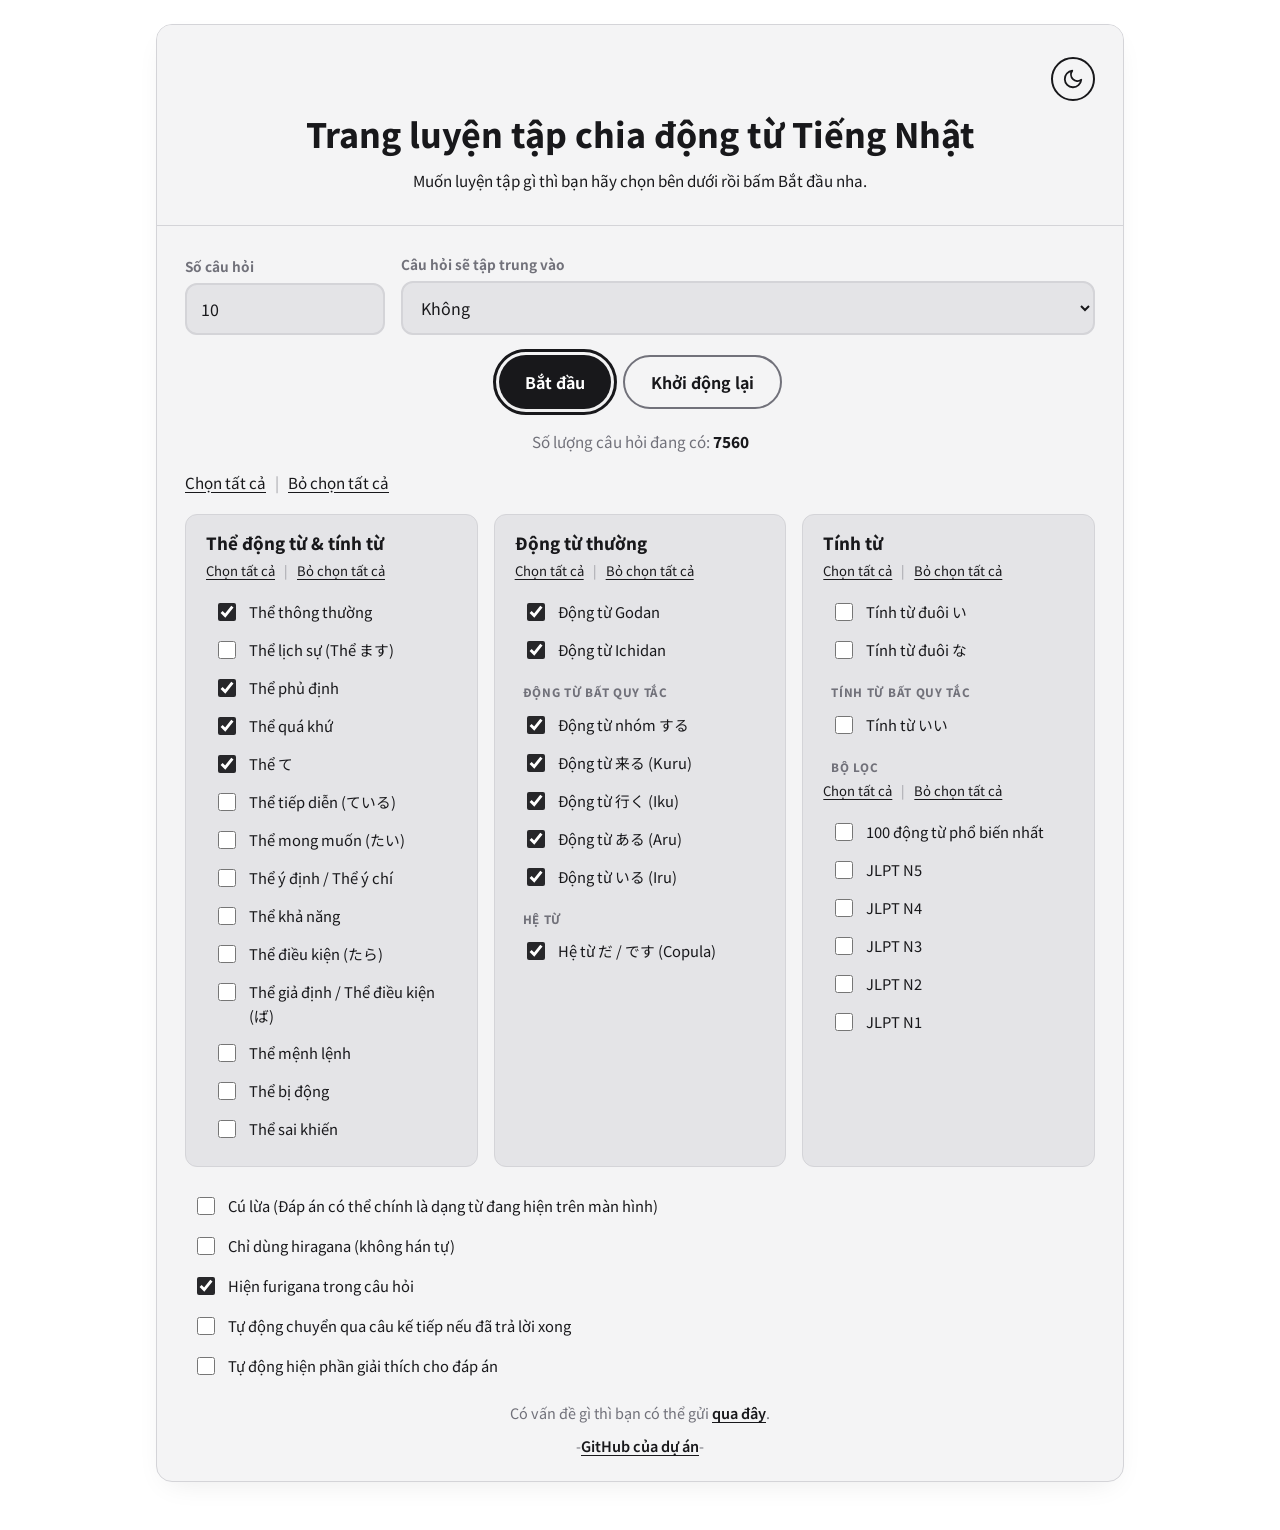
<file: index.html>
<!DOCTYPE html>
<html lang="vi">

<head>
  <meta charset="UTF-8">
  <meta name="viewport" content="width=device-width, initial-scale=1.0">
  <meta name="color-scheme" content="light dark">
  <title>Trang luyện tập chia động từ Tiếng Nhật</title>
  <meta name="description" content="Trang web luyện tập chia động từ và tính từ Tiếng Nhật trực tuyến dành cho người học Việt Nam.">
  <meta property="og:title" content="Trang luyện tập chia động từ Tiếng Nhật" />
  <meta property="og:type" content="website" />
  <meta property="og:url" content="https://thu-tram.github.io/chia-dong-tu-tieng-nhat/" />
  <meta property="og:image" content="img/prev.png" />
  <meta property="og:image:width" content="300" />
  <meta property="og:image:height" content="300" />
  <link rel="preconnect" href="https://fonts.googleapis.com">
  <link rel="preconnect" href="https://fonts.gstatic.com" crossorigin>
  <link href="https://fonts.googleapis.com/css2?family=Noto+Sans+JP:wght@100..900&display=swap" rel="stylesheet">
  <link rel="stylesheet" href="drill.css" type="text/css" media="screen">
  <link rel="preload" href="words.json" as="fetch" crossorigin="anonymous">
  <script>
    (function () {
      try {
        var t = localStorage.getItem('theme');
        if (t !== 'dark' && t !== 'light') {
          t = (window.matchMedia && window.matchMedia('(prefers-color-scheme: dark)').matches) ? 'dark' : 'light';
        }
        if (t === 'dark') {
          document.documentElement.setAttribute('data-theme', 'dark');
        }
      } catch (e) {}
    })();
  </script>

  <script defer type="module" src="rules.js"></script>
  <script defer type="module" src="drill.js"></script>
</head>

<body>

  <main class="page">

    <section id="splash">
      <div class="panel">

        <header class="panel-header">
          <div class="header-topbar">
            <button type="button" id="themeToggle" class="theme-toggle" aria-pressed="false" aria-label="Đổi sang chế độ tối">
              <svg class="icon-sun" viewBox="0 0 24 24" aria-hidden="true" focusable="false">
                <circle cx="12" cy="12" r="5"></circle>
                <line x1="12" y1="1" x2="12" y2="3"></line>
                <line x1="12" y1="21" x2="12" y2="23"></line>
                <line x1="4.22" y1="4.22" x2="5.64" y2="5.64"></line>
                <line x1="18.36" y1="18.36" x2="19.78" y2="19.78"></line>
                <line x1="1" y1="12" x2="3" y2="12"></line>
                <line x1="21" y1="12" x2="23" y2="12"></line>
                <line x1="4.22" y1="19.78" x2="5.64" y2="18.36"></line>
                <line x1="18.36" y1="5.64" x2="19.78" y2="4.22"></line>
              </svg>
              <svg class="icon-moon" viewBox="0 0 24 24" aria-hidden="true" focusable="false">
                <path d="M21 12.79A9 9 0 1 1 11.21 3 7 7 0 0 0 21 12.79z"></path>
              </svg>
            </button>
          </div>
          <h1>Trang luyện tập chia động từ Tiếng Nhật</h1>
          <p class="panel-subtitle">Muốn luyện tập gì thì bạn hãy chọn bên dưới rồi bấm Bắt đầu nha.</p>
        </header>

        <div class="panel-body">

          <div class="quiz-setup">
            <div class="field-block">
              <label class="field-label" for="numQuestions">Số câu hỏi</label>
              <input class="field" type="number" placeholder="Số câu hỏi" aria-label="Number of Questions"
                id="numQuestions" value="10">
            </div>
            <div class="field-block">
              <label class="field-label" for="questionFocus">Câu hỏi sẽ tập trung vào</label>
              <select id="questionFocus" class="field" aria-label="Question Focus">
                <option value="none">Không</option>
                <option value="politeness">Thể lịch sự (Thể ます)</option>
                <option value="negative">Thể phủ định</option>
                <option value="past">Thể quá khứ</option>
                <option value="te-form">Thể て</option>
                <option value="progressive">Thể tiếp diễn (ている)</option>
                <option value="desire">Thể mong muốn (たい)</option>
                <option value="volitional">Thể ý định / Thể ý chí</option>
                <option value="potential">Thể khả năng</option>
                <option value="conditional">Thể điều kiện (たら)</option>
                <option value="provisional">Thể giả định / Thể điều kiện (ば)</option>
                <option value="imperative">Thể mệnh lệnh</option>
                <option value="passive">Thể bị động</option>
                <option value="causative">Thể sai khiến</option>
                <option value="tetakei">Dạng て / た của Động từ Godan</option>
              </select>
            </div>
          </div>

          <div class="actions">
            <button class="btn btn-primary" type="button" id="go">Bắt đầu</button>
            <button class="btn btn-ghost" type="button" id="defaults">Khởi động lại</button>
          </div>

          <p class="count-pill">Số lượng câu hỏi đang có: <span id="questionCount">...</span></p>

          <div id="voiceSelectError" class="alert-error" style="display: none">
            Bạn phải chọn một giọng đọc trước khi bật tính năng đọc thành tiếng.
          </div>
          <div id="politePlainError" class="alert-error" style="display: none">
            Chọn ít nhất một cái: 'Thể thường' và 'Thể lịch sự'.
          </div>
          <div id="noQuestionError" class="alert-error" style="display: none">
            Không đủ số câu hỏi để bạn luyện tập.
          </div>

          <div class="group-actions global-actions">
            <a href="#" class="select-all-global-btn">Chọn tất cả</a>
            <span class="sep">|</span>
            <a href="#" class="deselect-all-global-btn">Bỏ chọn tất cả</a>
          </div>

          <div class="options option-grid">

            <div class="option-card">
              <h4 class="option-title">Thể động từ &amp; tính từ</h4>
              <div class="group-actions">
                <a href="#" class="select-all-btn" data-group="conjugations">Chọn tất cả</a>
                <span class="sep">|</span>
                <a href="#" class="deselect-all-btn" data-group="conjugations">Bỏ chọn tất cả</a>
              </div>
              <div class="check"><input type="checkbox" id="plain" checked><label for="plain">Thể thông thường</label></div>
              <div class="check"><input type="checkbox" id="polite" checked><label for="polite">Thể lịch sự (Thể ます)</label></div>
              <div class="check"><input type="checkbox" id="negative" checked><label for="negative">Thể phủ định</label></div>
              <div class="check"><input type="checkbox" id="past" checked><label for="past">Thể quá khứ</label></div>
              <div class="check"><input type="checkbox" id="te-form"><label for="te-form">Thể て</label></div>
              <div class="check"><input type="checkbox" id="progressive"><label for="progressive">Thể tiếp diễn (ている)</label></div>
              <div class="check"><input type="checkbox" id="desire"><label for="desire">Thể mong muốn (たい)</label></div>
              <div class="check"><input type="checkbox" id="volitional"><label for="volitional">Thể ý định / Thể ý chí</label></div>
              <div class="check"><input type="checkbox" id="potential"><label for="potential">Thể khả năng</label></div>
              <div class="check"><input type="checkbox" id="conditional"><label for="conditional">Thể điều kiện (たら)</label></div>
              <div class="check"><input type="checkbox" id="provisional"><label for="provisional">Thể giả định / Thể điều kiện (ば)</label></div>
              <div class="check"><input type="checkbox" id="imperative"><label for="imperative">Thể mệnh lệnh</label></div>
              <div class="check"><input type="checkbox" id="passive"><label for="passive">Thể bị động</label></div>
              <div class="check"><input type="checkbox" id="causative"><label for="causative">Thể sai khiến</label></div>
            </div>

            <div class="option-card">
              <h4 class="option-title">Động từ thường</h4>
              <div class="group-actions">
                <a href="#" class="select-all-btn" data-group="verbs">Chọn tất cả</a>
                <span class="sep">|</span>
                <a href="#" class="deselect-all-btn" data-group="verbs">Bỏ chọn tất cả</a>
              </div>
              <div class="check"><input type="checkbox" id="godan" checked><label for="godan">Động từ Godan</label></div>
              <div class="check"><input type="checkbox" id="ichidan" checked><label for="ichidan">Động từ Ichidan</label></div>
              <div class="specials">Động từ bất quy tắc</div>
              <div class="check"><input type="checkbox" id="suru" checked><label for="suru">Động từ nhóm する</label></div>
              <div class="check"><input type="checkbox" id="kuru" checked><label for="kuru">Động từ 来る (Kuru)</label></div>
              <div class="check"><input type="checkbox" id="iku" checked><label for="iku">Động từ 行く (Iku)</label></div>
              <div class="check"><input type="checkbox" id="aru" checked><label for="aru">Động từ ある (Aru)</label></div>
              <div class="check"><input type="checkbox" id="iru" checked><label for="iru">Động từ いる (Iru)</label></div>
              <div class="specials">Hệ từ</div>
              <div class="check"><input type="checkbox" id="da" checked><label for="da">Hệ từ だ / です (Copula)</label></div>
            </div>

            <div class="option-card">
              <h4 class="option-title">Tính từ</h4>
              <div class="group-actions">
                <a href="#" class="select-all-btn" data-group="adjectives">Chọn tất cả</a>
                <span class="sep">|</span>
                <a href="#" class="deselect-all-btn" data-group="adjectives">Bỏ chọn tất cả</a>
              </div>
              <div class="check"><input type="checkbox" id="i-adjective"><label for="i-adjective">Tính từ đuôi い</label></div>
              <div class="check"><input type="checkbox" id="na-adjective"><label for="na-adjective">Tính từ đuôi な</label></div>
              <div class="specials">Tính từ bất quy tắc</div>
              <div class="check"><input type="checkbox" id="ii"><label for="ii">Tính từ いい</label></div>
              <div class="specials">Bộ lọc</div>
              <div class="group-actions">
                <a href="#" class="select-all-btn" data-group="filters">Chọn tất cả</a>
                <span class="sep">|</span>
                <a href="#" class="deselect-all-btn" data-group="filters">Bỏ chọn tất cả</a>
              </div>
              <div class="check"><input type="checkbox" id="common"><label for="common">100 động từ phổ biến nhất</label></div>
              <div class="check"><input type="checkbox" id="n5"><label for="n5">JLPT N5</label></div>
              <div class="check"><input type="checkbox" id="n4"><label for="n4">JLPT N4</label></div>
              <div class="check"><input type="checkbox" id="n3"><label for="n3">JLPT N3</label></div>
              <div class="check"><input type="checkbox" id="n2"><label for="n2">JLPT N2</label></div>
              <div class="check"><input type="checkbox" id="n1"><label for="n1">JLPT N1</label></div>
            </div>

          </div>

          <div class="voice-block" id="voice_select_options" style="display: none">
            <label class="field-label" for="voice_select">Chọn giọng đọc (Lưu ý: Giọng đọc trực tuyến có thể phát sinh phí dữ liệu!)</label>
            <p class="voice-note">Lưu ý thêm: Các giọng đọc không phải Tiếng Nhật có thể sẽ không hoạt động.</p>
            <select id="voice_select" class="field">
              <option><i>Chọn giọng đọc...</i></option>
            </select>
          </div>

          <div class="toggles">
            <div class="check"><input type="checkbox" id="trick" checked><label for="trick">Cú lừa (Đáp án có thể chính là dạng từ đang hiện trên màn hình)</label></div>
            <div class="check"><input type="checkbox" id="kana"><label for="kana">Chỉ dùng hiragana (không hán tự)</label></div>
            <div class="check"><input type="checkbox" id="furigana_always" checked><label for="furigana_always">Hiện furigana trong câu hỏi</label></div>
            <div class="check" id="goToNextQuestion">
              <input type="checkbox" id="go_to_next_question">
              <label for="go_to_next_question">Tự động chuyển qua câu kế tiếp nếu đã trả lời xong</label>
            </div>
            <div class="check" id="autoShowExplanatioj">
              <input type="checkbox" id="auto_show_explanation">
              <label for="auto_show_explanation">Tự động hiện phần giải thích cho đáp án</label>
            </div>
          </div>

          <p class="footer-note">Có vấn đề gì thì bạn có thể gửi <a
              href="https://github.com/thu-tram/chia-dong-tu-tieng-nhat/issues" target="_blank"
              rel="noopener noreferrer">qua đây</a>.</p>
          <p class="footer-note">-<a href="https://github.com/thu-tram/chia-dong-tu-tieng-nhat" target="_blank"
              rel="noopener noreferrer">GitHub của dự án</a>-</p>

        </div>
      </div>
    </section>

    <section id="quizSection">

      <div class="progressContainer">
        <div class="progressBar" style="width: 0%"></div>
      </div>

      <div class="quiz-topbar">
        <a href="#" class="stop-quiz" id="stopQuiz">✕ Dừng làm bài</a>
      </div>

      <div class="questionOuter">
        <div id="question">
          <div id="questionFirstHalf"></div>
          <div id="questionSecondHalf"></div>
        </div>
      </div>

      <div id="inputArea" class="answer-slot">
        <form name="quizForm" novalidate>
          <input placeholder="答え" autocomplete="off" autocapitalize="off" id="answer" aria-label="答え">
        </form>
      </div>

      <div id="proceed">
        <button id="responseButton" class="btn btn-primary"></button>
        <div id="message">
          <div class="correction-text" id="correction"></div>
          <button class="btn btn-primary" id="explain-message-button">Giải thích</button>
        </div>
      </div>

      <div id="explanation" class="explanation-card">

        <h4>Từ gốc</h4>
        <div class="explain-answer-single">
          <p>
            <span id="explain-given-base"></span>
            <span class="group-badge" id="explain-group"></span>
            — nghĩa là: <strong id="explain-meaning"></strong>
          </p>
          <div class="indented">
            <p>
              <a id="jisho-link" href="#" target="_blank" rel="noopener noreferrer">
                <span class="emphasis2"><span id="explain-sentence-jp"></span></span>
              </a><br>
              <span class="subtext2"><span id="explain-sentence-en"></span></span>
            </p>
          </div>
          <div>
            <p><span id="explain-notes"></span></p>
          </div>
        </div>

        <h3>1. Nhận biết thể của từ được cho</h3>
        <p><span id="explain-given"></span> là dạng <span id="explain-given-tags"></span> của <span class="explain-given-dictionary"></span>.</p>

        <h3>2. Quy tắc chia</h3>
        <div class="rule-box">
          <p class="rule-title" id="explain-rule-title"></p>
          <p id="explain-rule-desc"></p>
          <p class="rule-step"><strong>Phân tích:</strong> <span id="explain-step-by-step"></span></p>
        </div>

        <h3>3. Thay đổi thể</h3>
        <div class="explain-answer-single">
          <p class="explain-no-trick">Đáp án là dạng <span class="explain-answer-tags"></span> của từ
            vì câu hỏi yêu cầu chuyển sang thể <span class="highlight"><span class="explain-transform"></span></span>.
          </p>
          <p class="explain-trick">💡 Câu hỏi yêu cầu chuyển sang thể <span class="highlight"><span class="explain-transform"></span></span>.
            Tuy nhiên, từ vốn dĩ đã ở dạng này nên đây là một câu hỏi mẹo — đáp án giữ nguyên dạng.
          </p>
        </div>
        <div class="explain-answer-multiple">
          <p class="explain-no-trick">Các đáp án đúng là các dạng <span class="explain-answer-tags"></span> của từ
            vì câu hỏi yêu cầu chuyển sang thể <span class="highlight"><span class="explain-transform"></span></span>.
          </p>
          <p class="explain-trick">💡 Câu hỏi yêu cầu chuyển sang thể <span class="highlight"><span class="explain-transform"></span></span>.
            Tuy nhiên, từ vốn dĩ đã ở dạng này nên đây là một câu hỏi mẹo — đáp án giữ nguyên dạng.
          </p>
        </div>

        <h3>4. Đáp án đúng</h3>
        <p class="explain-answer-single">
          Dạng <span class="explain-answer-tags2"></span>:
          <strong><span id="explain-answer-display"></span></strong>
        </p>
        <div class="explain-answer-multiple">
          <p>Các dạng <span class="explain-answer-tags2"></span>:</p>
          <ul class="explain-answer-as-list"></ul>
        </div>

        <div class="explain-footer">
          <button id="explain-proceed-button" class="btn btn-primary">Câu hỏi tiếp theo</button>
        </div>

      </div>

    </section>

    <section id="scoreSection">
      <div class="score-card">
        <h1 class="score-title"><span id="scoreSectionTitleNarrow"></span></h1>
        <div id="scoreSectionTitle"></div>
        <div id="history"></div>
        <div class="actions">
          <button class="btn btn-primary" id="backToStart">Về trang chủ</button>
        </div>
      </div>
    </section>

  </main>

</body>

</html>
</file>
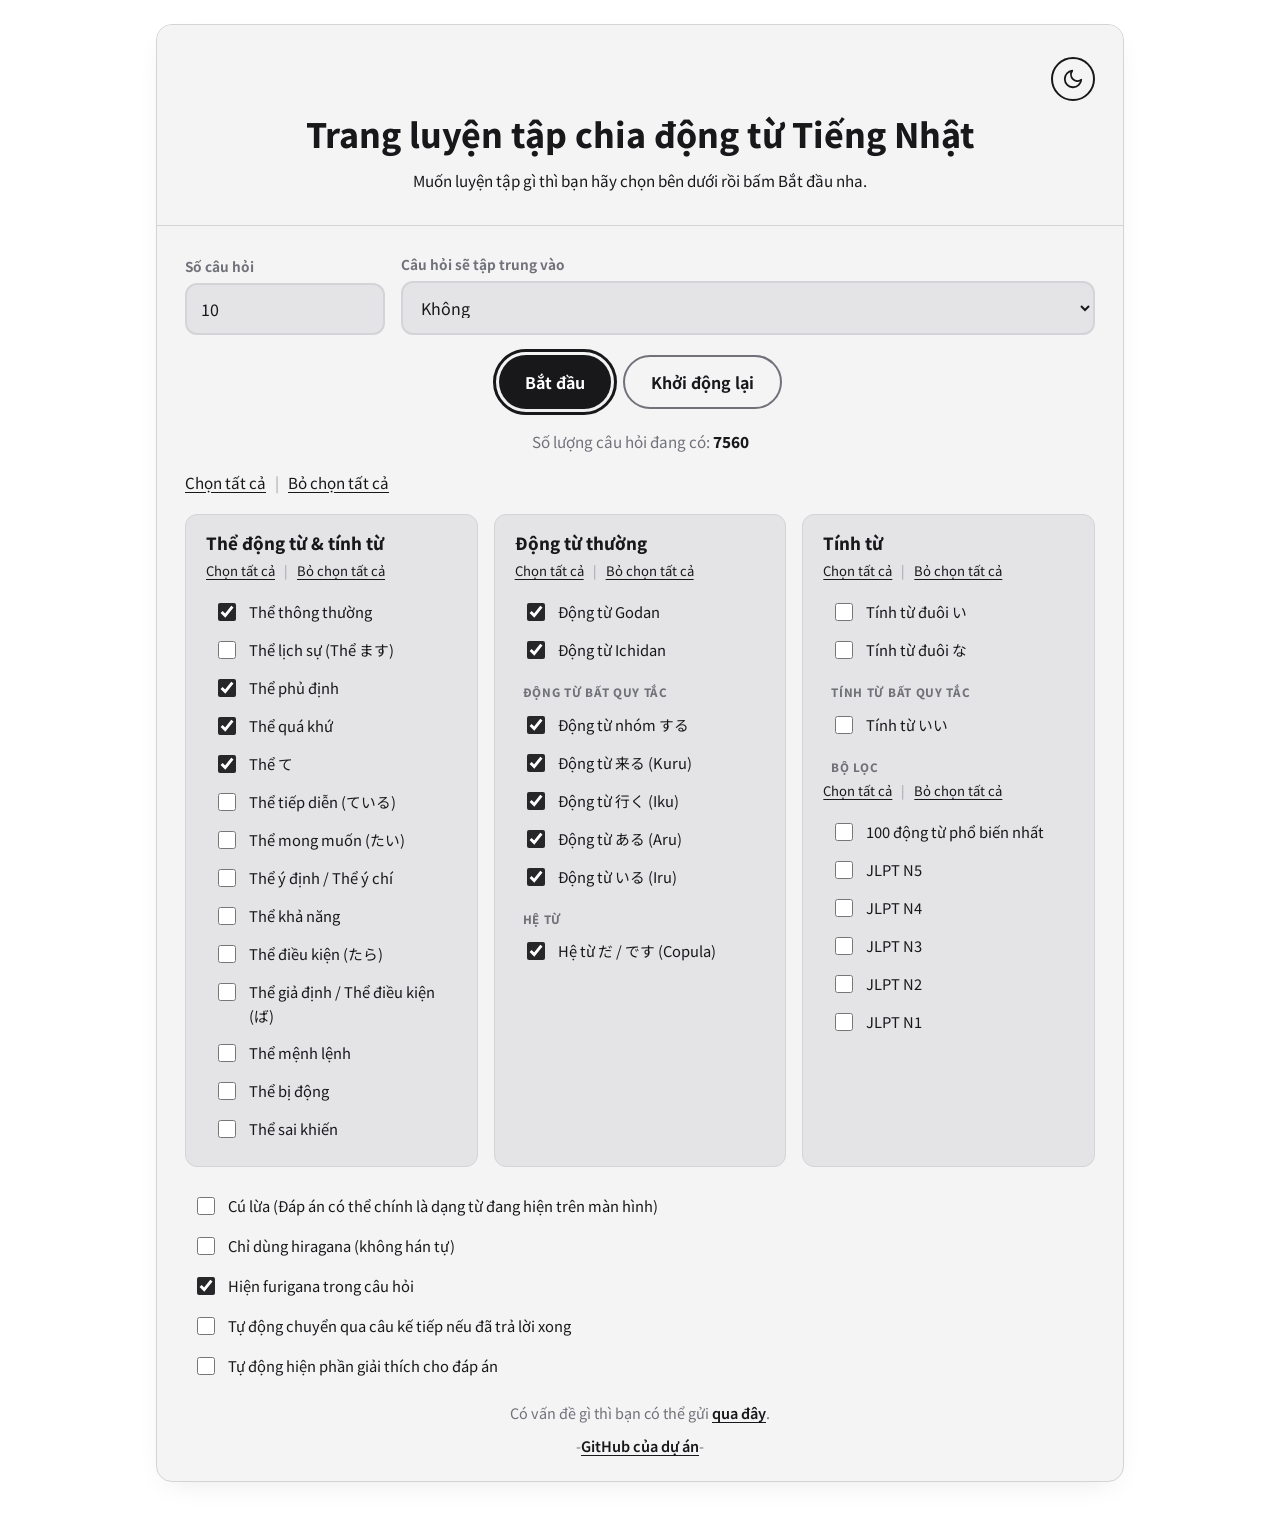
<file: conjugation/drill.html>
<!DOCTYPE html>
<html lang="vi">
<head>
  <meta charset="UTF-8">
  <title>Luyện tập chia động từ Tiếng Nhật</title>
  <meta http-equiv="refresh" content="0; URL=../index.html">
  <link rel="canonical" href="https://thu-tram.github.io/chia-dong-tu-tieng-nhat/">
</head>
<body>
  <p>Trang đã được chuyển về địa chỉ mới. Nếu không tự chuyển, <a href="../index.html">nhấn vào đây</a>.</p>
</body>
</html>
</file>
<file: drill.css>
/* ============================================================
   Chia động từ Tiếng Nhật — Drill
   Modern, dependency-free, mobile-first stylesheet.
   ============================================================ */

/* ===== Theme tokens =====
   Light mode is the default (:root).
   Dark mode is applied via data-theme="dark" on <html>. */

:root {
  --font-ui: "Noto Sans JP", -apple-system, BlinkMacSystemFont, "Segoe UI", sans-serif;
  --font-jp: "Noto Sans JP", sans-serif;
  color-scheme: light;

  /* Background & Surface */
  --bg: #ffffff;
  --surface: #f4f4f5;
  --surface-2: #e4e4e7;
  --border: #d4d4d8;
  --track: #e4e4e7;
  
  /* Typography */
  --text: #18181b;
  --text-muted: #71717a;

  /* Brand & Accents (Monochrome) */
  --brand: #18181b;
  --accent: #27272a;
  --link: #18181b;
  --link-hover: #000000;
  --emphasis: #18181b;
  --progress: #18181b;
  --focus-outline: #18181b;
  --hover-tint: rgba(0, 0, 0, 0.05);

  /* Component specific */
  --header-bg: #f4f4f5;
  --header-text: #18181b;

  --btn-bg: #18181b;
  --btn-text: #ffffff;
  --btn-ghost-text: #18181b;
  --btn-ghost-border: #71717a;

  --success: #4ade80;
  --success-bg: #15803d;
  --danger: #f87171;
  --danger-bg: #b91c1c;
  
  /* Question Card */
  --question-bg: #27272a;
  --question-text: #f4f4f5;
  --rt-color: rgba(244, 244, 245, 0.85);

  /* Tags & Badges - Phong cách Dark Pill (Nền tối giản sẫm + Chữ trắng ngà) */
  --tag-bg: #27272a;         /* Nền xám đen sẫm (Zinc Charcoal) */
  --tag-fg: #f4f4f5;         /* Chữ trắng ngà sắc nét, nổi bật trên mọi kích thước */

  /* Shadows */
  --shadow: 0 10px 30px -12px rgba(0, 0, 0, 0.1);
  --shadow-soft: 0 4px 14px -6px rgba(0, 0, 0, 0.08);

  /* Borders & Radius */
  --radius: 16px;
  --radius-sm: 12px;
  --radius-pill: 999px;
}

[data-theme="dark"] {
  color-scheme: dark;

  --bg: #121212;
  --surface: #1e1e1e;
  --surface-2: #262626;
  --border: #444444;
  --track: #444444;
  --text: #e0e0e0;
  --text-muted: #b0b0b0;

  --brand: #888888;
  --accent: #8ab4f8;
  --link: #8ab4f8;
  --link-hover: #a8c8fa;
  --emphasis: #8ab4f8;
  --progress: #888888;
  --focus-outline: #8ab4f8;
  --hover-tint: rgba(138, 180, 248, 0.08);

  --header-bg: #1e1e1e;
  --header-text: #e0e0e0;

  --btn-bg: #e0e0e0;
  --btn-text: #121212;
  --btn-ghost-text: #e0e0e0;
  --btn-ghost-border: #8a8a8a;

  --success: #4ade80;
  --success-bg: #15803d;
  --danger: #f87171;
  --danger-bg: #b91c1c;

  --question-bg: #2a2a2a;
  --question-text: #e0e0e0;
  --rt-color: rgba(224, 224, 224, 0.85);

  --tag-fg: #ffffff;
  --tag-bg: #4b5563;

  --shadow: 0 10px 30px -12px rgba(0, 0, 0, 0.6);
  --shadow-soft: 0 4px 14px -6px rgba(0, 0, 0, 0.5);
}

*,
*::before,
*::after {
  box-sizing: border-box;
  animation: none !important;
  transition: none !important;
  scroll-behavior: auto !important;
}

html,
body {
  margin: 0;
  padding: 0;
}

body {
  font-family: var(--font-ui);
  background: var(--bg);
  color: var(--text);
  line-height: 1.6;
  min-height: 100vh;
}

a {
  color: var(--link);
  text-decoration: underline;
  text-underline-offset: 3px;
}

a:hover {
  color: var(--link);
  text-decoration-thickness: 2px;
}

h1,
h2,
h3,
h4,
h5,
h6 {
  font-weight: 800;
  line-height: 1.25;
  margin: 0 0 0.5em;
}

/* ============================================================
   Layout
   ============================================================ */

.page {
  max-width: 1000px;
  margin: 0 auto;
  padding: 24px 16px 48px;
}

#quizSection,
#scoreSection,
#proceed,
#message,
#explanation {
  display: none;
}

#quizSection,
#scoreSection {
  max-width: 760px;
  margin: 0 auto;
}

/* ============================================================
   Panel / Card
   ============================================================ */

.panel,
.score-card,
.explanation-card {
  background: var(--surface);
  border: 1px solid var(--border);
  border-radius: var(--radius);
  box-shadow: var(--shadow);
}

.panel {
  overflow: hidden;
}

.panel-header {
  background: var(--header-bg);
  color: var(--header-text);
  border-bottom: 1px solid var(--border);
  padding: 32px 28px;
  text-align: center;
}

.header-topbar {
  display: flex;
  justify-content: flex-end;
  margin-bottom: 12px;
}

.panel-header h1 {
  font-size: clamp(1.5rem, 4vw, 2.1rem);
  margin-bottom: 0.4em;
}

.panel-subtitle {
  margin: 0;
  color: var(--header-text);
  font-size: 0.95rem;
}

.panel-body {
  padding: 28px 28px 24px;
}

/* ============================================================
   Theme toggle
   ============================================================ */

.theme-toggle {
  display: inline-flex;
  align-items: center;
  justify-content: center;
  width: 44px;
  height: 44px;
  padding: 0;
  background: transparent;
  color: var(--header-text);
  border: 2px solid var(--header-text);
  border-radius: var(--radius-pill);
  cursor: pointer;
}

.theme-toggle:hover {
  background: rgba(255, 255, 255, 0.15);
}

.theme-toggle:focus-visible {
  outline: 3px solid var(--focus-outline);
  outline-offset: 3px;
}

.theme-toggle svg {
  width: 22px;
  height: 22px;
  fill: none;
  stroke: currentColor;
  stroke-width: 2;
  stroke-linecap: round;
  stroke-linejoin: round;
}

.theme-toggle .icon-sun {
  display: none;
}

.theme-toggle .icon-moon {
  display: block;
}

[data-theme="dark"] .theme-toggle {
  background: var(--surface);
  color: var(--text);
  border-color: var(--border);
}

[data-theme="dark"] .theme-toggle:hover {
  background: var(--surface-2);
}

[data-theme="dark"] .theme-toggle .icon-sun {
  display: block;
}

[data-theme="dark"] .theme-toggle .icon-moon {
  display: none;
}

/* ============================================================
   Form fields
   ============================================================ */

.quiz-setup {
  display: grid;
  grid-template-columns: 1fr;
  gap: 16px;
}

@media (min-width: 640px) {
  .quiz-setup {
    grid-template-columns: 200px 1fr;
    align-items: end;
  }
}

.field-block {
  display: flex;
  flex-direction: column;
  gap: 6px;
}

.field-label {
  font-weight: 700;
  font-size: 0.85rem;
  color: var(--text-muted);
}

.field {
  width: 100%;
  font-family: var(--font-ui);
  font-size: 1rem;
  padding: 12px 14px;
  color: var(--text);
  background: var(--surface-2);
  border: 2px solid var(--border);
  border-radius: var(--radius-sm);
}

.field:focus {
  outline: 3px solid var(--focus-outline);
  outline-offset: 1px;
  border-color: var(--focus-outline);
}

/* ============================================================
   Buttons
   ============================================================ */

.btn {
  display: inline-flex;
  align-items: center;
  justify-content: center;
  gap: 8px;
  font-family: var(--font-ui);
  font-size: 1rem;
  font-weight: 700;
  padding: 13px 26px;
  border: none;
  border-radius: var(--radius-pill);
  cursor: pointer;
}

.btn:active {
  filter: brightness(0.94);
}

.btn-primary {
  background: var(--btn-bg);
  color: var(--btn-text);
  box-shadow: var(--shadow-soft);
}

.btn-primary:hover {
  filter: brightness(1.08);
}

.btn-primary:focus-visible,
.btn-ghost:focus-visible {
  outline: 3px solid var(--focus-outline);
  outline-offset: 3px;
}

.btn-ghost {
  background: var(--surface);
  color: var(--btn-ghost-text);
  border: 2px solid var(--btn-ghost-border);
}

.btn-ghost:hover {
  background: var(--hover-tint);
}

.actions {
  display: flex;
  flex-wrap: wrap;
  justify-content: center;
  gap: 12px;
  margin: 20px 0;
}

/* ============================================================
   Count / error pills
   ============================================================ */

.count-pill {
  text-align: center;
  margin: 8px 0 16px;
  color: var(--text-muted);
  font-size: 0.95rem;
}

.count-pill #questionCount {
  font-weight: 800;
  color: var(--link);
}

.alert-error {
  text-align: center;
  color: var(--danger);
  font-weight: 600;
  margin: 8px 0 12px;
}

/* ============================================================
   Options grid
   ============================================================ */

.option-grid {
  display: grid;
  grid-template-columns: 1fr;
  gap: 16px;
  margin: 20px 0;
}

@media (min-width: 640px) {
  .option-grid {
    grid-template-columns: repeat(2, 1fr);
  }

  .option-card:first-child {
    grid-column: 1 / -1;
  }
}

@media (min-width: 960px) {
  .option-grid {
    grid-template-columns: repeat(3, 1fr);
  }

  .option-card:first-child {
    grid-column: auto;
  }
}

.option-card {
  background: var(--surface-2);
  border: 1px solid var(--border);
  border-radius: var(--radius-sm);
  padding: 18px 20px;
}

.option-title {
  font-size: 1.05rem;
  margin: 0 0 6px;
}

.group-actions {
  font-size: 0.82rem;
  margin: 2px 0 12px;
  color: var(--text-muted);
}

.group-actions .sep {
  margin: 0 6px;
  opacity: 0.6;
}

.select-all-btn,
.deselect-all-btn {
  color: var(--link);
}

.check {
  display: flex;
  align-items: flex-start;
  gap: 10px;
  padding: 7px 8px;
  border-radius: var(--radius-sm);
  cursor: pointer;
}

.check:hover {
  background: var(--hover-tint);
}

.check input[type="checkbox"] {
  flex: 0 0 auto;
  width: 18px;
  height: 18px;
  margin-top: 3px;
  accent-color: var(--accent);
  cursor: pointer;
}

.check input[type="checkbox"]:focus-visible {
  outline: 3px solid var(--focus-outline);
  outline-offset: 2px;
}

.check label {
  font-size: 0.92rem;
  cursor: pointer;
}

.specials {
  font-weight: 800;
  text-transform: uppercase;
  font-size: 0.72rem;
  letter-spacing: 0.06em;
  color: var(--text-muted);
  margin: 14px 0 4px;
  padding-left: 8px;
}

/* ============================================================
   Voice + toggles + footer notes
   ============================================================ */

.voice-block {
  background: var(--surface-2);
  border: 1px solid var(--border);
  border-radius: var(--radius-sm);
  padding: 16px 18px;
  margin: 4px 0 16px;
}

.voice-note {
  margin: 4px 0 10px;
  font-size: 0.85rem;
  color: var(--text-muted);
}

.toggles {
  display: grid;
  gap: 2px;
  margin: 16px 0;
}

.footer-note {
  text-align: center;
  font-size: 0.9rem;
  color: var(--text-muted);
  margin: 10px 0 0;
}

.footer-note a {
  font-weight: 600;
}

/* ============================================================
   Quiz: progress
   ============================================================ */

.progressContainer {
  width: 100%;
  height: 8px;
  background: var(--track);
  border-radius: var(--radius-pill);
  overflow: hidden;
  margin: 8px 0 12px;
}

.progressBar {
  height: 100%;
  background: var(--progress);
  border-radius: var(--radius-pill);
}

.quiz-topbar {
  text-align: right;
  padding: 4px 4px 10px;
}

.stop-quiz {
  font-weight: 800;
  font-size: 0.85rem;
  color: var(--danger);
}

/* ============================================================
   Quiz: question
   ============================================================ */

.questionOuter {
  background: var(--question-bg);
  border-radius: var(--radius);
  box-shadow: var(--shadow-soft);
  padding: 8px;
}

#question {
  color: var(--question-text);
  text-align: center;
  padding: clamp(24px, 6vw, 48px) 16px;
  font-family: var(--font-jp);
  font-size: clamp(1.25rem, 4.5vw, 2.5rem);
  font-weight: 700;
  text-shadow: 2px 2px 6px rgba(0, 0, 0, 0.35);
  line-height: 1.6;
}

#questionFirstHalf,
#questionSecondHalf {
  margin-left: auto;
  margin-right: auto;
  max-width: 100%;
}

#questionSecondHalf {
  margin-top: 8px;
  font-size: 1.25em;
}

#question .first {
  text-transform: capitalize;
}

#question .emphasis {
  color: #ffb055;
  font-weight: 800;
}

.halfSpeed {
  font-size: 0.55em;
  font-weight: 400;
  text-align: center;
  opacity: 0.85;
}

#speechSpace i {
  font-size: 0.7em;
  opacity: 0.9;
}

/* ============================================================
   Quiz: answer input
   ============================================================ */

.answer-slot {
  background: var(--surface);
  border: 1px solid var(--border);
  border-radius: var(--radius);
  box-shadow: var(--shadow-soft);
  margin: 18px 0;
  overflow: hidden;
}

.answer-slot:focus-within {
  outline: 3px solid var(--focus-outline);
  outline-offset: 2px;
}

#answer {
  display: block;
  width: 100%;
  font-family: var(--font-jp);
  font-size: clamp(1.25rem, 4vw, 1.6rem);
  text-align: center;
  padding: 16px 12px;
  color: var(--text);
  background: transparent;
  border: none;
}

#answer::placeholder {
  color: var(--text-muted);
  opacity: 1;
}

#answer:focus {
  outline: none;
}

/* Correct / incorrect bars replace the input after answering */
.correct,
.incorrect {
  display: flex;
  align-items: center;
  justify-content: center;
  font-family: var(--font-jp);
  font-size: clamp(1.25rem, 4vw, 1.6rem);
  font-weight: 700;
  color: #ffffff;
  text-align: center;
  padding: 16px 12px;
  border-radius: var(--radius);
  box-shadow: var(--shadow-soft);
  margin: 18px 0;
}

.correct {
  background: var(--success-bg);
}

.incorrect {
  background: var(--danger-bg);
}

/* ============================================================
   Quiz: proceed / message
   ============================================================ */

#proceed .btn {
  width: 100%;
  margin: 4px 0;
}

.correction-text {
  text-align: center;
  font-size: 1.05rem;
  font-weight: 600;
  margin: 14px 0 10px;
}

/* ============================================================
   Explanation
   ============================================================ */

.explanation-card {
  padding: 28px;
  margin-top: 20px;
}

.explanation-card h3 {
  font-size: 1.15rem;
  color: var(--emphasis);
  margin-top: 1.6em;
  padding-bottom: 6px;
  border-bottom: 2px solid var(--border);
}

.explanation-card h4 {
  font-size: 1.05rem;
}

.explanation-card p {
  margin: 0.5em 0;
}

.explanation-card .highlight {
  font-weight: 800;
  color: var(--emphasis);
}

.emphasis2 {
  font-style: italic;
  color: var(--emphasis);
  font-weight: 600;
}

.subtext2 {
  font-size: 0.85em;
  color: var(--text-muted);
  line-height: 1.0;
}

.indented {
  margin-left: 1em;
  padding-left: 1em;
  padding-top: 0.2em;
  padding-bottom: 0.2em;
  background-color: var(--surface-2);
  border-left: 3px solid var(--emphasis);
  border-radius: var(--radius-sm);
}

.explain-answer-as-list {
  margin: 0.5em 0;
  padding-left: 1.25em;
}

.explain-answer-as-list li {
  margin: 4px 0;
}

.explain-footer {
  display: flex;
  justify-content: center;
  margin-top: 22px;
}

/* ============================================================
   Tags (verb-form pills)
   ============================================================ */

.tag {
  display: inline-block;
  padding: 3px 12px;
  margin: 2px 3px;
  border-radius: var(--radius-pill);
  background: var(--tag-bg);
  color: var(--tag-fg);
  font-size: 0.8rem;
  font-weight: 700;
  vertical-align: baseline;
  white-space: nowrap;
}

.tag[data-tag="plain"] { background: #64748b; }
.tag[data-tag="polite"] { background: #1d4ed8; }
.tag[data-tag="negative"] { background: #dc2626; }
.tag[data-tag="past"] { background: #b45309; }
.tag[data-tag="te-form"] { background: #0f766e; }
.tag[data-tag="progressive"] { background: #0e7490; }
.tag[data-tag="desire"] { background: #be185d; }
.tag[data-tag="volitional"] { background: #7e22ce; }
.tag[data-tag="potential"] { background: #4338ca; }
.tag[data-tag="conditional"] { background: #c2410c; }
.tag[data-tag="provisional"] { background: #4d7c0f; }
.tag[data-tag="imperative"] { background: #be123c; }
.tag[data-tag="passive"] { background: #92400e; }
.tag[data-tag="causative"] { background: #6d28d9; }
.tag[data-tag="dictionary"] { background: #4b5563; }
.tag[data-tag="affirmative"] { background: #15803d; }
.tag[data-tag="present"] { background: #0369a1; }
.tag[data-tag="active"] { background: #0f766e; }

/* ============================================================
   Furigana / Ruby
   ============================================================ */

ruby {
  ruby-align: center;
  ruby-position: over;
}

ruby rt {
  font-size: 0.5em;
  font-weight: 600;
  color: var(--rt-color);
  letter-spacing: 0.02em;
}

ruby rp {
  display: none;
}

/* Reveal-on-hover furigana (used when furigana_always is off) */
ruby.furiganaHover rt {
  opacity: 0;
}

ruby.furiganaHover:hover rt {
  opacity: 1;
}

body.furiganaAlways ruby.furiganaHover rt {
  opacity: 1;
}

/* ============================================================
   Score / history
   ============================================================ */

.score-card {
  padding: 28px;
}

.score-title {
  text-align: center;
  font-size: clamp(1.3rem, 4vw, 1.9rem);
  margin-bottom: 4px;
}

#scoreSectionTitle {
  text-align: center;
  color: var(--text-muted);
  margin-bottom: 12px;
}

#history {
  max-height: calc(100vh - 16em);
  overflow-y: auto;
  overflow-x: hidden;
  margin: 16px 0;
}

.history-row {
  display: grid;
  grid-template-columns: 1fr;
  gap: 4px;
  padding: 14px 12px;
  border-bottom: 1px solid var(--border);
}

@media (min-width: 640px) {
  .history-row {
    grid-template-columns: minmax(0, 3fr) minmax(0, 2fr);
    gap: 12px;
  }
}

.history-question {
  font-family: var(--font-jp);
  font-size: 1rem;
}

.history-answer {
  font-family: var(--font-jp);
  font-size: 0.95rem;
  color: var(--text-muted);
}

.answer-correct {
  color: var(--success);
  font-weight: 800;
}

.answer-wrong {
  color: var(--danger);
  font-weight: 800;
}

/* ============================================================
   Responsive tweaks
   ============================================================ */

@media (max-width: 420px) {
  .panel-header {
    padding: 24px 16px;
  }

  .panel-body {
    padding: 20px 16px;
  }

  .explanation-card {
    padding: 20px 16px;
  }

  .option-card {
    padding: 14px 14px;
  }
}

/* ============================================================
   Explanation Card — Rule Box & Group Badge
   ============================================================ */

.rule-box {
  background: var(--surface-2);
  border-left: 4px solid var(--emphasis);
  border-radius: var(--radius-sm);
  padding: 12px 16px;
  margin: 0.8em 0;
}

.rule-title {
  font-weight: 700;
  color: var(--emphasis);
  margin-bottom: 0.4em;
  margin-top: 0;
}

.rule-step {
  font-family: monospace;
  background: var(--surface);
  border-radius: var(--radius-sm);
  padding: 6px 10px;
  margin-top: 0.6em;
  margin-bottom: 0;
  line-height: 1.6;
}

.group-badge {
  display: inline-block;
  background: var(--tag-bg);
  color: var(--tag-fg);
  font-size: 0.75rem;
  font-weight: 700;
  padding: 2px 8px;
  border-radius: var(--radius-pill);
  margin-left: 8px;
  vertical-align: middle;
}

/* Global select/deselect actions bar */
.global-actions {
  margin-bottom: 16px;
  font-size: 0.95rem;
}
</file>
